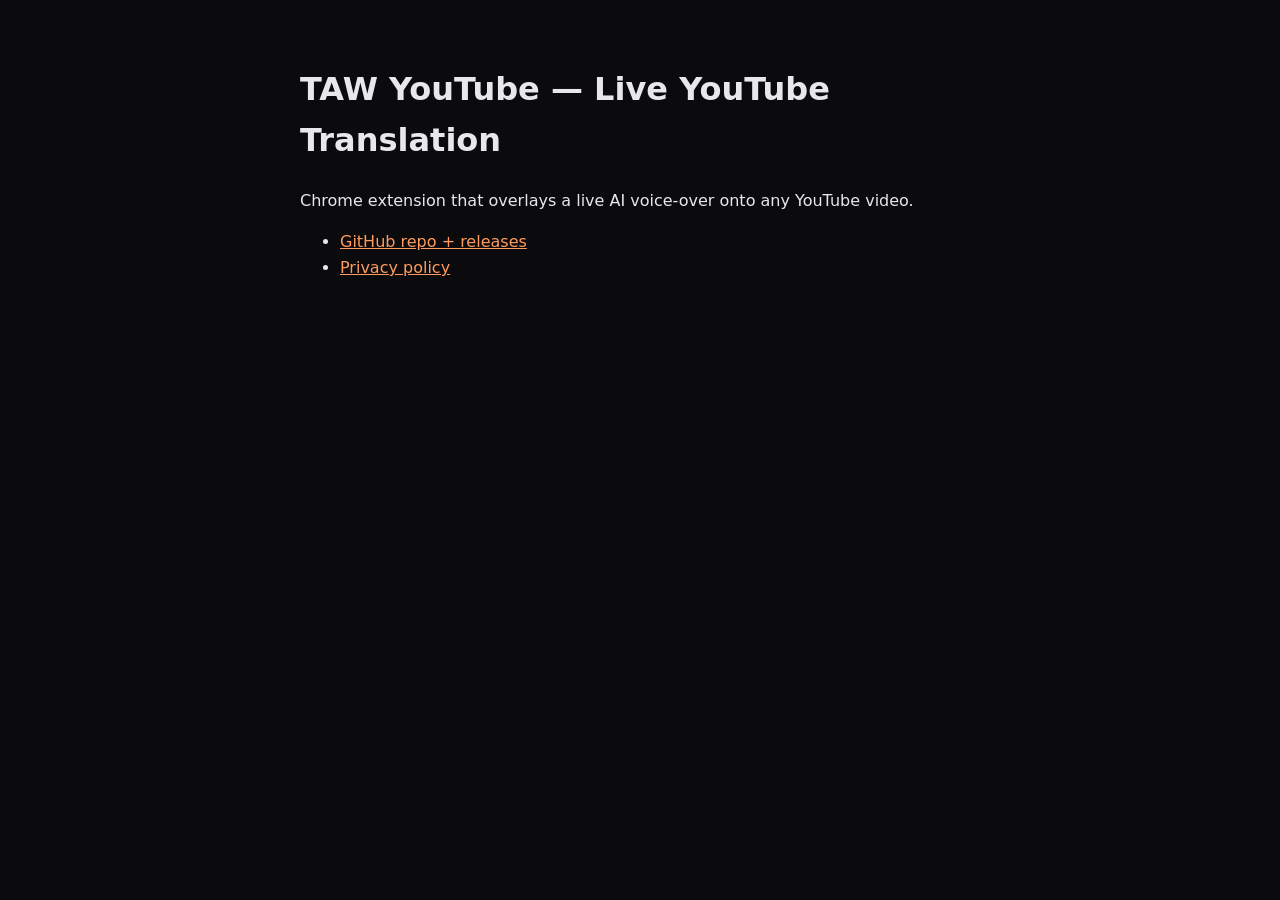
<file: docs/index.html>
<!doctype html>
<html lang="en">
<head>
<meta charset="utf-8">
<title>TAW YouTube</title>
<style>body{font:16px/1.6 system-ui;max-width:680px;margin:64px auto;padding:0 24px;background:#0b0b0d;color:#e8e8ea}a{color:#ff9b5e}</style>
</head>
<body>
<h1>TAW YouTube — Live YouTube Translation</h1>
<p>Chrome extension that overlays a live AI voice-over onto any YouTube video.</p>
<ul>
<li><a href="https://github.com/the-agents-work/taw-youtube">GitHub repo + releases</a></li>
<li><a href="privacy.html">Privacy policy</a></li>
</ul>
</body>
</html>
</file>
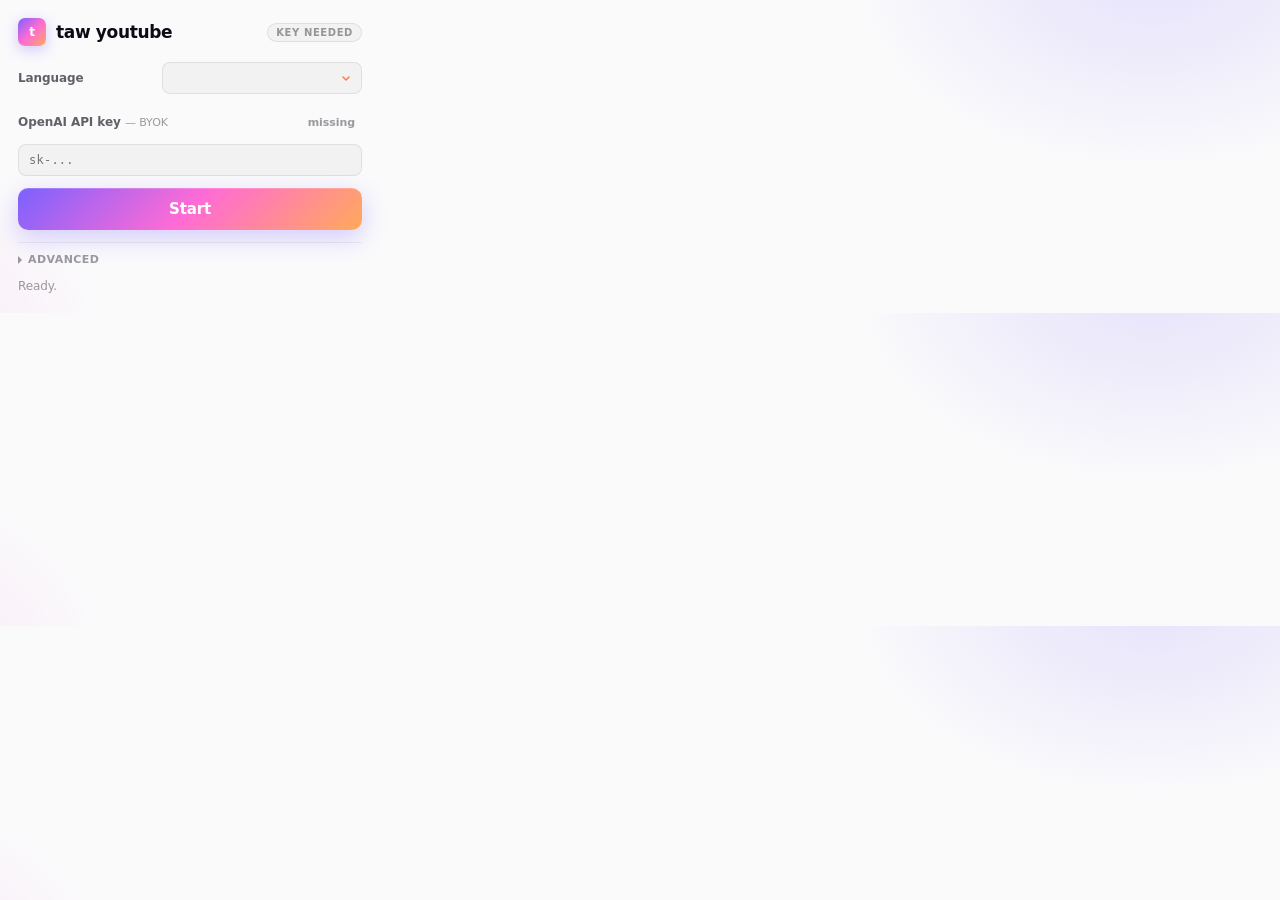
<file: popup.html>
<!doctype html>
<html lang="en">
<head>
<meta charset="utf-8" />
<meta name="viewport" content="width=device-width, initial-scale=1" />
<title>TAW YouTube</title>
<link rel="stylesheet" href="popup.css" />
</head>
<body data-state="idle">

<main class="shell">

  <header class="topline">
    <div class="brand">
      <span class="mark aurora-mark" aria-hidden="true">
          <span style="color:#fff;font-weight:700;font-size:12px;line-height:1">t</span>
      </span>
      <div>
        <h1>taw youtube</h1>
      </div>
    </div>
    <span id="tier-badge" class="tier-badge" data-tier="free">Key needed</span>
  </header>

  <section class="row">
    <label for="lang">Language</label>
    <select id="lang"></select>
  </section>

  <section class="secret">
    <div class="row">
      <label for="openaiKey">OpenAI API key <span class="badge" style="font-weight:500;color:var(--label-tertiary);background:transparent;padding:0">— BYOK</span></label>
      <span id="keyBadge" class="badge">missing</span>
    </div>
    <input id="openaiKey" type="password" placeholder="sk-..." autocomplete="off" spellcheck="false" />
  </section>

  <button class="action" id="toggle">Start</button>

  <details class="advanced">
    <summary>Advanced</summary>
    <div class="advanced-body">
      <div>
        <strong>Smart captions</strong>: finds English YouTube captions, pauses briefly, translates ahead, then shows English + Vietnamese in sync.
      </div>
      <div>
        <a href="https://platform.openai.com/api-keys" target="_blank">API keys</a> ·
        <a href="https://platform.openai.com/usage" target="_blank">Usage</a>
      </div>
      <div class="hint">
        Sessions auto-stop at 60 minutes. Press Stop to end early.
      </div>
    </div>
  </details>

  <p class="status" id="status">Ready.</p>

</main>

<script src="popup.js"></script>
</body>
</html>
</file>
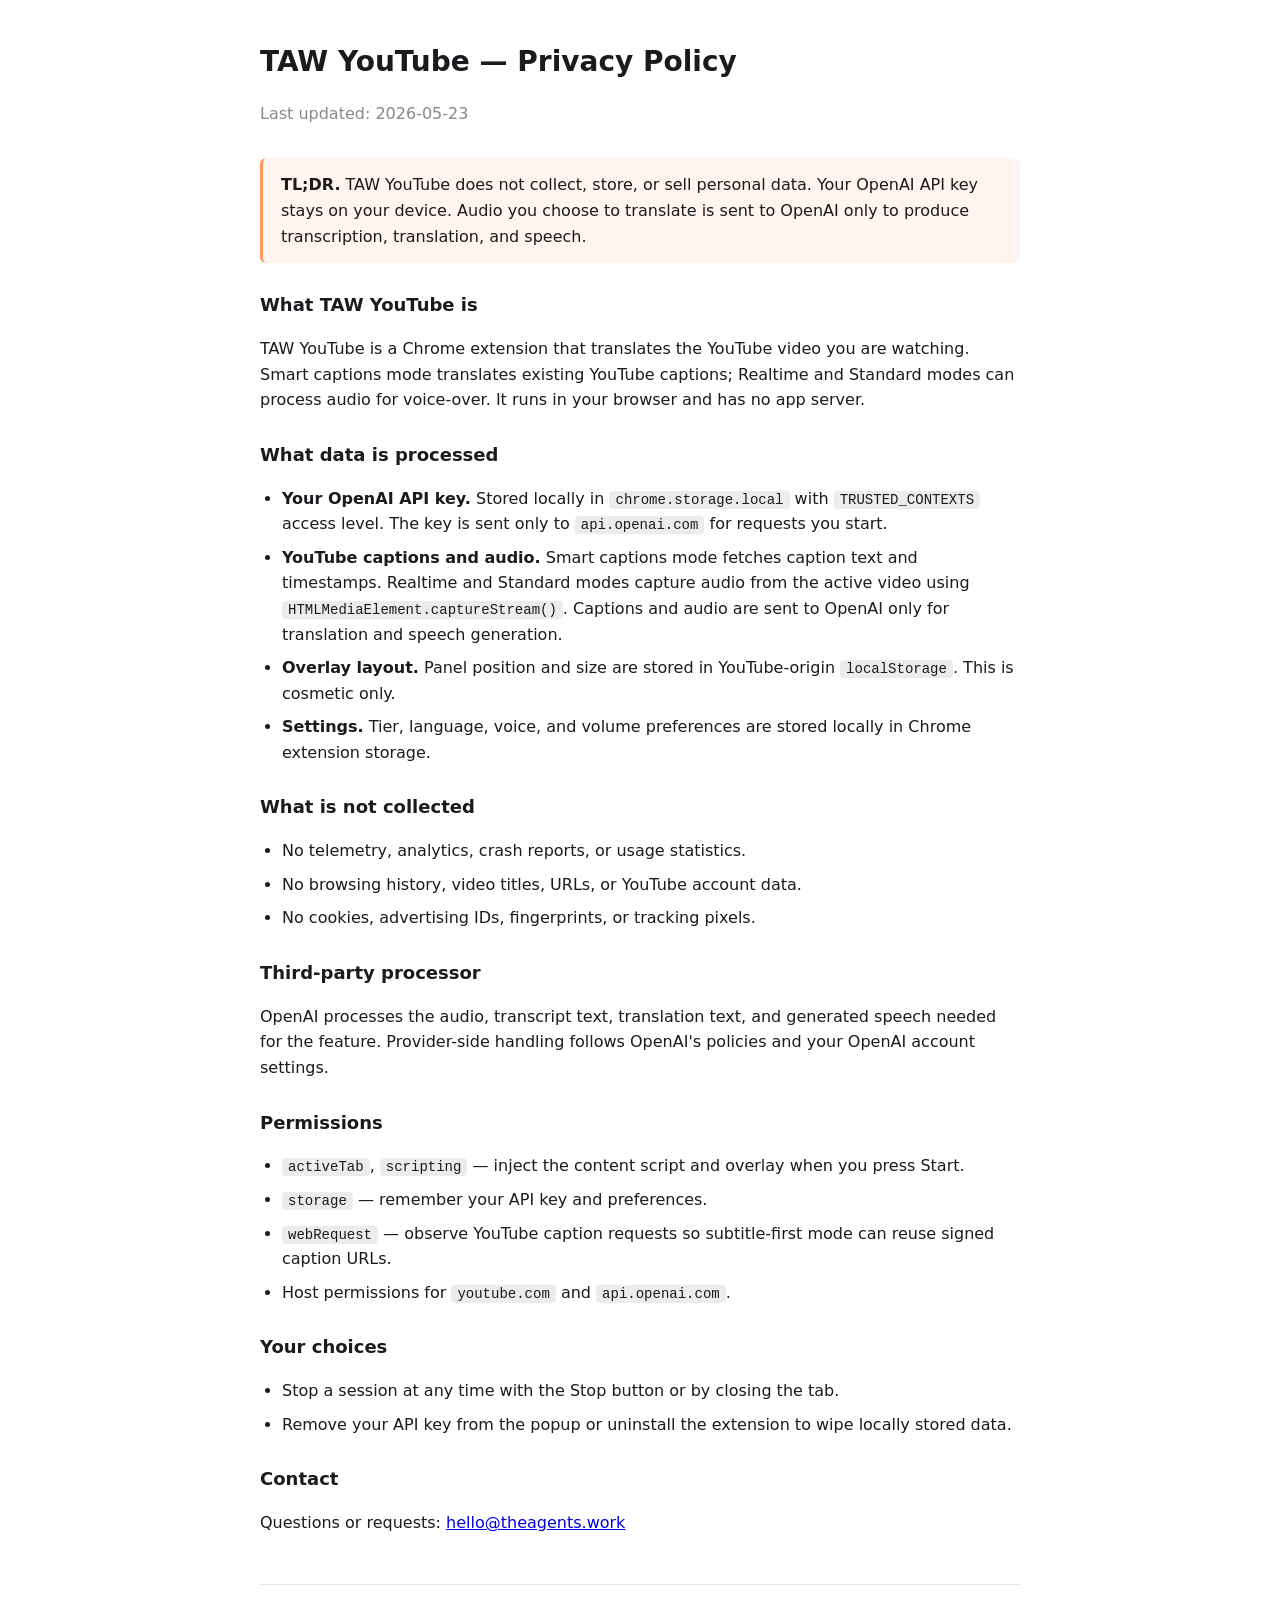
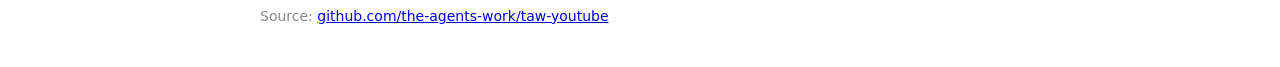
<file: docs/privacy.html>
<!doctype html>
<html lang="en">
<head>
<meta charset="utf-8" />
<meta name="viewport" content="width=device-width, initial-scale=1" />
<title>TAW YouTube — Privacy Policy</title>
<style>
:root { color-scheme: light dark; }
body { font: 16px/1.6 -apple-system, system-ui, "Segoe UI", sans-serif;
  max-width: 760px; margin: 40px auto; padding: 0 24px; color: #1a1a1f; }
@media (prefers-color-scheme: dark) {
  body { background: #0b0b0d; color: #e8e8ea; }
  a { color: #ff9b5e; }
}
h1 { font-size: 28px; margin-bottom: 4px; }
.sub { color: #888; margin-bottom: 32px; }
h2 { font-size: 18px; margin-top: 28px; }
ul { padding-left: 22px; }
li { margin-bottom: 8px; }
code { background: rgba(127,127,127,0.15); padding: 1px 6px; border-radius: 4px; font-size: 14px; }
.tldr { background: rgba(255,155,94,0.1); border-left: 3px solid #ff9b5e; padding: 14px 18px; border-radius: 6px; margin: 20px 0; }
footer { margin-top: 48px; padding-top: 20px; border-top: 1px solid rgba(127,127,127,0.2); color: #888; font-size: 14px; }
</style>
</head>
<body>

<h1>TAW YouTube — Privacy Policy</h1>
<p class="sub">Last updated: 2026-05-23</p>

<div class="tldr">
<strong>TL;DR.</strong> TAW YouTube does not collect, store, or sell personal data. Your OpenAI API key stays on your device. Audio you choose to translate is sent to OpenAI only to produce transcription, translation, and speech.
</div>

<h2>What TAW YouTube is</h2>
<p>TAW YouTube is a Chrome extension that translates the YouTube video you are watching. Smart captions mode translates existing YouTube captions; Realtime and Standard modes can process audio for voice-over. It runs in your browser and has no app server.</p>

<h2>What data is processed</h2>
<ul>
  <li><strong>Your OpenAI API key.</strong> Stored locally in <code>chrome.storage.local</code> with <code>TRUSTED_CONTEXTS</code> access level. The key is sent only to <code>api.openai.com</code> for requests you start.</li>
  <li><strong>YouTube captions and audio.</strong> Smart captions mode fetches caption text and timestamps. Realtime and Standard modes capture audio from the active video using <code>HTMLMediaElement.captureStream()</code>. Captions and audio are sent to OpenAI only for translation and speech generation.</li>
  <li><strong>Overlay layout.</strong> Panel position and size are stored in YouTube-origin <code>localStorage</code>. This is cosmetic only.</li>
  <li><strong>Settings.</strong> Tier, language, voice, and volume preferences are stored locally in Chrome extension storage.</li>
</ul>

<h2>What is not collected</h2>
<ul>
  <li>No telemetry, analytics, crash reports, or usage statistics.</li>
  <li>No browsing history, video titles, URLs, or YouTube account data.</li>
  <li>No cookies, advertising IDs, fingerprints, or tracking pixels.</li>
</ul>

<h2>Third-party processor</h2>
<p>OpenAI processes the audio, transcript text, translation text, and generated speech needed for the feature. Provider-side handling follows OpenAI's policies and your OpenAI account settings.</p>

<h2>Permissions</h2>
<ul>
  <li><code>activeTab</code>, <code>scripting</code> — inject the content script and overlay when you press Start.</li>
  <li><code>storage</code> — remember your API key and preferences.</li>
  <li><code>webRequest</code> — observe YouTube caption requests so subtitle-first mode can reuse signed caption URLs.</li>
  <li>Host permissions for <code>youtube.com</code> and <code>api.openai.com</code>.</li>
</ul>

<h2>Your choices</h2>
<ul>
  <li>Stop a session at any time with the Stop button or by closing the tab.</li>
  <li>Remove your API key from the popup or uninstall the extension to wipe locally stored data.</li>
</ul>

<h2>Contact</h2>
<p>Questions or requests: <a href="mailto:hello@theagents.work">hello@theagents.work</a></p>

<footer>
Source: <a href="https://github.com/the-agents-work/taw-youtube" target="_blank" rel="noopener">github.com/the-agents-work/taw-youtube</a>
</footer>

</body>
</html>
</file>
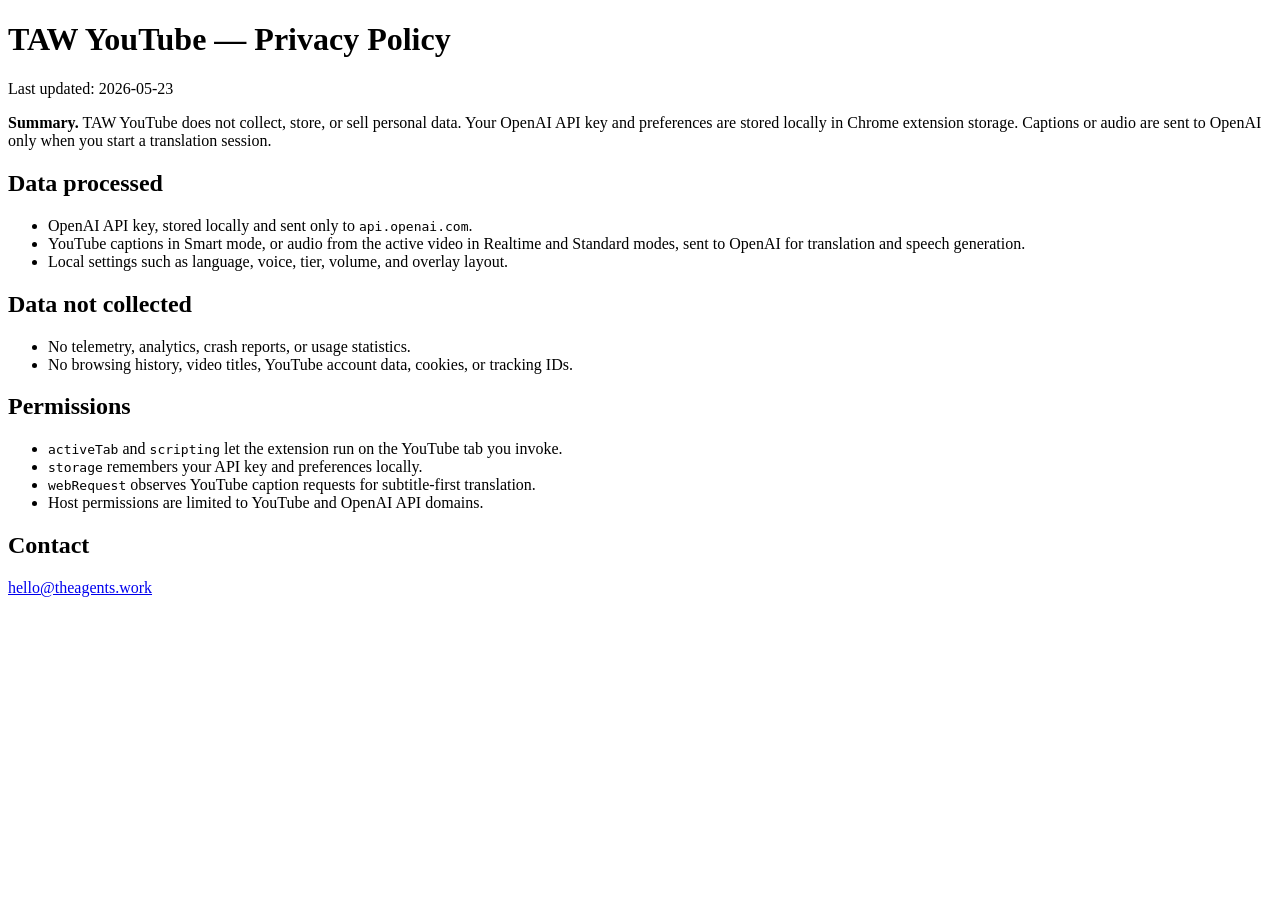
<file: store-assets/privacy-policy.html>
<!doctype html>
<html lang="en">
<head>
<meta charset="utf-8" />
<meta name="viewport" content="width=device-width, initial-scale=1" />
<title>TAW YouTube — Privacy Policy</title>
</head>
<body>
<h1>TAW YouTube — Privacy Policy</h1>
<p>Last updated: 2026-05-23</p>

<p><strong>Summary.</strong> TAW YouTube does not collect, store, or sell personal data. Your OpenAI API key and preferences are stored locally in Chrome extension storage. Captions or audio are sent to OpenAI only when you start a translation session.</p>

<h2>Data processed</h2>
<ul>
  <li>OpenAI API key, stored locally and sent only to <code>api.openai.com</code>.</li>
  <li>YouTube captions in Smart mode, or audio from the active video in Realtime and Standard modes, sent to OpenAI for translation and speech generation.</li>
  <li>Local settings such as language, voice, tier, volume, and overlay layout.</li>
</ul>

<h2>Data not collected</h2>
<ul>
  <li>No telemetry, analytics, crash reports, or usage statistics.</li>
  <li>No browsing history, video titles, YouTube account data, cookies, or tracking IDs.</li>
</ul>

<h2>Permissions</h2>
<ul>
  <li><code>activeTab</code> and <code>scripting</code> let the extension run on the YouTube tab you invoke.</li>
  <li><code>storage</code> remembers your API key and preferences locally.</li>
  <li><code>webRequest</code> observes YouTube caption requests for subtitle-first translation.</li>
  <li>Host permissions are limited to YouTube and OpenAI API domains.</li>
</ul>

<h2>Contact</h2>
<p><a href="mailto:hello@theagents.work">hello@theagents.work</a></p>
</body>
</html>
</file>
<file: popup.css>
:root {
  color-scheme: dark light;
  --bg: #0A0B14;
  --surface: rgb(255 255 255 / 4%);
  --surface-hover: rgb(255 255 255 / 9%);
  --border: rgb(255 255 255 / 8%);
  --border-strong: rgb(255 255 255 / 16%);
  --separator: rgb(255 255 255 / 6%);
  --label: #F5F5FA;
  --label-secondary: rgb(245 245 250 / 64%);
  --label-tertiary: rgb(245 245 250 / 40%);
  --label-quaternary: rgb(245 245 250 / 22%);
  /* Aurora brand stops — match landing Direction A */
  --aurora-1: #7B61FF;
  --aurora-2: #FF6BD5;
  --aurora-3: #FFAA5A;
  --aurora-gradient: linear-gradient(135deg, var(--aurora-1) 0%, var(--aurora-2) 50%, var(--aurora-3) 100%);
  --accent: var(--aurora-1);
  --accent-bright: var(--aurora-2);
  --accent-tint: rgb(123 97 255 / 14%);
  --success: #34D399;
  --warning: #FBBF24;
  --danger: #F87171;
}

@media (prefers-color-scheme: light) {
  :root {
    --bg: #FAFAFB;
    --surface: rgb(10 11 20 / 03%);
    --surface-hover: rgb(10 11 20 / 06%);
    --border: rgb(10 11 20 / 08%);
    --border-strong: rgb(10 11 20 / 14%);
    --separator: rgb(10 11 20 / 06%);
    --label: #0A0B14;
    --label-secondary: rgb(10 11 20 / 64%);
    --label-tertiary: rgb(10 11 20 / 40%);
    --label-quaternary: rgb(10 11 20 / 22%);
    --accent-tint: rgb(123 97 255 / 10%);
  }
}

@media (prefers-reduced-motion: reduce) {
  * { transition-duration: 0.01ms !important; animation-duration: 0.01ms !important; }
}

* { box-sizing: border-box; }
html, body { margin: 0; padding: 0; }

body {
  width: 380px;
  font-family: "Geist Variable", "Geist", -apple-system, BlinkMacSystemFont, "Inter", "SF Pro Text", system-ui, sans-serif;
  font-size: 14px;
  color: var(--label);
  background:
    radial-gradient(ellipse 300px 200px at 90% -10%, rgb(123 97 255 / 16%), transparent),
    radial-gradient(ellipse 240px 180px at -10% 110%, rgb(255 107 213 / 12%), transparent),
    var(--bg);
  -webkit-font-smoothing: antialiased;
  letter-spacing: -0.005em;
}

.shell {
  display: grid;
  gap: 12px;
  padding: 18px;
}

.topline {
  display: flex;
  align-items: center;
  justify-content: space-between;
  gap: 12px;
  margin-bottom: 4px;
}
.brand {
  display: flex;
  align-items: center;
  gap: 10px;
}
.mark, .aurora-mark {
  width: 28px;
  height: 28px;
  border-radius: 7px;
  background: var(--aurora-gradient);
  display: flex;
  align-items: center;
  justify-content: center;
  color: #fff;
  box-shadow: 0 4px 14px rgb(123 97 255 / 32%);
}
.mark svg { width: 16px; height: 16px; }
.eyebrow {
  margin: 0 0 1px;
  color: var(--label-tertiary);
  font-size: 10px;
  font-weight: 700;
  letter-spacing: 0.04em;
  text-transform: uppercase;
}
h1 {
  margin: 0;
  font-family: inherit;
  font-size: 17px;
  font-weight: 600;
  letter-spacing: -0.02em;
  color: var(--label);
}
.dot {
  width: 10px;
  height: 10px;
  border-radius: 999px;
  background: var(--label-quaternary);
  transition: background 200ms ease, box-shadow 200ms ease;
}
body[data-state="connecting"] .dot { background: var(--warning); box-shadow: 0 0 0 4px rgb(255 202 100 / 14%); }
body[data-state="active"] .dot { background: var(--success); box-shadow: 0 0 0 4px rgb(50 215 75 / 14%); animation: pulse 1.6s ease-in-out infinite; }
body[data-state="paused"] .dot { background: var(--warning); box-shadow: 0 0 0 4px rgb(255 202 100 / 14%); }
body[data-state="error"] .dot { background: var(--danger); box-shadow: 0 0 0 4px rgb(255 69 58 / 14%); }
@keyframes pulse {
  0%, 100% { box-shadow: 0 0 0 4px rgb(50 215 75 / 14%); }
  50% { box-shadow: 0 0 0 6px rgb(50 215 75 / 06%); }
}

.row {
  display: flex;
  align-items: center;
  justify-content: space-between;
  gap: 12px;
  min-height: 32px;
}
.row > label {
  color: var(--label-secondary);
  font-size: 12px;
  font-weight: 600;
  flex-shrink: 0;
}
.row.is-disabled > label {
  opacity: 0.55;
}

select, input[type="password"] {
  min-width: 200px;
  height: 32px;
  border: 1px solid var(--border);
  border-radius: 8px;
  padding: 0 10px;
  color: var(--label);
  background: var(--surface);
  font: inherit;
  font-size: 13px;
}
select {
  appearance: none;
  -webkit-appearance: none;
  padding-right: 30px;
  background-image: url("data:image/svg+xml;utf8,<svg xmlns='http://www.w3.org/2000/svg' width='10' height='10' viewBox='0 0 10 10'><path stroke='%23ff7a45' stroke-width='1.5' stroke-linecap='round' stroke-linejoin='round' fill='none' d='M2 4l3 3 3-3'/></svg>");
  background-repeat: no-repeat;
  background-position: right 10px center;
  cursor: pointer;
  transition: background-color 140ms ease, border-color 140ms ease;
}
select:hover { background-color: var(--surface-hover); border-color: var(--border-strong); }
select:focus, input[type="password"]:focus {
  outline: none;
  border-color: var(--accent);
  box-shadow: 0 0 0 3px var(--accent-tint);
}
select:disabled { opacity: 0.5; cursor: not-allowed; }

/* v0.6.2: account card with optional usage meter */
.account-band {
  margin: 0;
  padding: 12px 14px;
  border: 1px solid var(--border);
  background:
    linear-gradient(135deg, rgb(123 97 255 / 6%), rgb(255 107 213 / 4%)),
    var(--surface);
  border-radius: 10px;
  font-size: 12px;
  display: flex;
  flex-direction: column;
  gap: 10px;
}
.account-band[data-state="loading"] { opacity: 0.6; }
.account-band[data-state="loading"] .account-in,
.account-band[data-state="loading"] .account-out,
.account-band[data-state="loading"] .account-byok { display: none; }
.account-band[data-state="out"]  .account-in,
.account-band[data-state="out"]  .account-byok,
.account-band[data-state="in"]   .account-out,
.account-band[data-state="in"]   .account-byok,
.account-band[data-state="byok"] .account-out,
.account-band[data-state="byok"] .account-in     { display: none; }

.account-out, .account-in, .account-byok {
  display: flex;
  align-items: center;
  justify-content: space-between;
  gap: 10px;
}
.account-out { flex-direction: column; align-items: stretch; }
.account-out .account-msg { color: var(--label-secondary); line-height: 1.4; font-size: 12px; }
.account-out .account-link { align-self: flex-start; }

.account-msg-row { display: flex; align-items: center; justify-content: space-between; gap: 10px; width: 100%; }
.account-link {
  color: var(--aurora-1);
  font-weight: 600;
  text-decoration: none;
  white-space: nowrap;
  font-size: 12px;
}
.account-link:hover { text-decoration: underline; }
.account-link-btn {
  background: none;
  border: none;
  cursor: pointer;
  padding: 0;
  font-size: 12px;
  font-family: inherit;
  color: var(--label-tertiary);
}
.account-link-btn:hover { color: var(--label-secondary); }

.account-id-row {
  display: flex;
  align-items: center;
  justify-content: space-between;
  gap: 10px;
  width: 100%;
}
.account-id { display: flex; flex-direction: column; gap: 1px; min-width: 0; flex: 1; }
.account-email {
  font-weight: 600;
  color: var(--label);
  overflow: hidden;
  text-overflow: ellipsis;
  white-space: nowrap;
  font-size: 13px;
}
.account-tier {
  font-size: 10px;
  text-transform: uppercase;
  letter-spacing: 0.06em;
  color: var(--label-tertiary);
  font-weight: 600;
}
.account-tier[data-tier="pro"],
.account-tier[data-tier="max"] {
  background: var(--aurora-gradient);
  -webkit-background-clip: text;
  background-clip: text;
  color: transparent;
  font-weight: 700;
}

/* Tier badge in header */
.tier-badge {
  display: inline-flex;
  align-items: center;
  gap: 4px;
  padding: 3px 8px;
  border-radius: 999px;
  font-size: 10px;
  font-weight: 700;
  text-transform: uppercase;
  letter-spacing: 0.06em;
}
.tier-badge[data-tier="free"] {
  background: var(--surface);
  color: var(--label-tertiary);
  border: 1px solid var(--border);
}
.tier-badge[data-tier="pro"],
.tier-badge[data-tier="max"] {
  background: var(--aurora-gradient);
  color: #fff;
  box-shadow: 0 4px 12px rgb(123 97 255 / 30%);
}
.tier-badge[data-tier="byok"] {
  background: rgb(255 255 255 / 8%);
  color: var(--label-secondary);
  border: 1px solid var(--border);
}

/* Usage meter */
.usage-block { display: flex; flex-direction: column; gap: 6px; }
.usage-block[hidden] { display: none; }
.usage-row { display: flex; align-items: baseline; justify-content: space-between; font-size: 11px; }
.usage-label { color: var(--label-secondary); }
.usage-numbers { font-variant-numeric: tabular-nums; color: var(--label); font-weight: 600; }
.usage-numbers .muted { color: var(--label-tertiary); font-weight: 400; }
.usage-track {
  height: 6px;
  background: rgb(255 255 255 / 6%);
  border-radius: 999px;
  overflow: hidden;
  position: relative;
}
.usage-fill {
  height: 100%;
  background: var(--aurora-gradient);
  border-radius: 999px;
  transition: width 400ms cubic-bezier(0.22, 0.61, 0.36, 1);
}
.usage-fill[data-level="warning"] { background: linear-gradient(90deg, var(--warning), var(--aurora-3)); }
.usage-fill[data-level="danger"]  { background: linear-gradient(90deg, var(--danger), #DC2626); }
.usage-hint { font-size: 10px; color: var(--label-tertiary); }
@media (prefers-color-scheme: light) {
  .usage-track { background: rgb(10 11 20 / 6%); }
}

/* Mode segmented control */
.mode-row { display: grid; grid-template-columns: 1fr 1fr; gap: 6px; padding: 2px; background: var(--surface); border: 1px solid var(--border); border-radius: 9px; }
.mode-btn {
  padding: 8px 10px;
  border: 0;
  background: transparent;
  border-radius: 7px;
  font-size: 12px;
  font-weight: 600;
  color: var(--label-secondary);
  cursor: pointer;
  text-align: center;
  font-family: inherit;
  transition: background 160ms ease, color 160ms ease;
}
.mode-btn:hover:not(:disabled) { color: var(--label); }
.mode-btn[aria-pressed="true"] {
  background: var(--bg);
  color: var(--label);
  box-shadow: 0 1px 3px rgb(0 0 0 / 24%);
}
@media (prefers-color-scheme: light) {
  .mode-btn[aria-pressed="true"] { background: #fff; box-shadow: 0 1px 3px rgb(10 11 20 / 8%); }
}
.mode-btn:disabled { opacity: 0.4; cursor: not-allowed; }
.mode-btn-lock { font-size: 9px; opacity: 0.6; display: block; font-weight: 500; margin-top: 1px; }

.secret {
  display: grid;
  gap: 6px;
}
.secret input {
  width: 100%;
  font-family: "SF Mono", ui-monospace, Menlo, monospace;
  font-size: 12px;
  letter-spacing: 0.02em;
}
.badge {
  font-size: 11px;
  font-weight: 600;
  color: var(--label-tertiary);
  padding: 2px 7px;
  border-radius: 5px;
}
.badge.ok { color: var(--success); background: rgb(50 215 75 / 14%); }
.badge.warn { color: var(--warning); background: rgb(255 202 100 / 14%); }

.action {
  width: 100%;
  height: 42px;
  border: 0;
  border-radius: 10px;
  color: #fff;
  background: var(--aurora-gradient);
  font-family: inherit;
  font-size: 15px;
  font-weight: 600;
  letter-spacing: -0.01em;
  cursor: pointer;
  box-shadow: 0 8px 24px rgb(123 97 255 / 30%), inset 0 1px 0 rgb(255 255 255 / 18%);
  transition: transform 140ms cubic-bezier(0.22, 1, 0.36, 1),
              box-shadow 200ms ease;
}
.action:hover:not(:disabled) {
  transform: translateY(-1px);
  box-shadow: 0 10px 32px rgb(255 107 213 / 36%), inset 0 1px 0 rgb(255 255 255 / 22%);
}
.action:active:not(:disabled) { transform: scale(0.98); }
.action:disabled { opacity: 0.42; cursor: default; box-shadow: none; }
.action.is-live {
  background: var(--surface-hover);
  color: var(--label);
  box-shadow: 0 1px 2px rgb(0 0 0 / 24%);
}
.action.is-live:hover:not(:disabled) {
  background: var(--border);
}

.mix {
  display: grid;
  gap: 8px;
  border-top: 1px solid var(--separator);
  padding-top: 12px;
}
.mix-row {
  display: flex;
  align-items: center;
  gap: 12px;
}
.mix-row > label {
  width: 56px;
  color: var(--label-secondary);
  font-size: 12px;
  font-weight: 600;
}
input[type="range"] {
  flex: 1;
  min-width: 0;
  accent-color: var(--accent);
  height: 4px;
  cursor: pointer;
}
.mix-row > output {
  width: 28px;
  color: var(--label-tertiary);
  font-size: 11px;
  text-align: right;
  font-variant-numeric: tabular-nums;
}

.toggle-row {
  display: flex;
  align-items: center;
  justify-content: space-between;
  gap: 12px;
  font-size: 12px;
  color: var(--label-secondary);
  font-weight: 600;
  min-height: 28px;
}
input[type="checkbox"] {
  appearance: none;
  width: 38px;
  height: 22px;
  border-radius: 999px;
  background: var(--border);
  position: relative;
  cursor: pointer;
  transition: background 140ms ease;
}
input[type="checkbox"]::before {
  content: "";
  position: absolute;
  top: 2px;
  left: 2px;
  width: 18px;
  height: 18px;
  border-radius: 999px;
  background: var(--label-secondary);
  transition: transform 140ms ease, background 140ms ease;
}
input[type="checkbox"]:checked { background: rgb(255 122 69 / 35%); }
input[type="checkbox"]:checked::before { transform: translateX(16px); background: var(--accent); }

.advanced {
  border-top: 1px solid var(--separator);
  padding-top: 10px;
}
.advanced summary {
  cursor: pointer;
  color: var(--label-tertiary);
  font-size: 11px;
  font-weight: 600;
  letter-spacing: 0.04em;
  text-transform: uppercase;
  list-style: none;
  user-select: none;
  display: flex;
  align-items: center;
  gap: 6px;
}
.advanced summary::-webkit-details-marker { display: none; }
.advanced summary::before {
  content: "";
  width: 0;
  height: 0;
  border-left: 4px solid currentColor;
  border-top: 4px solid transparent;
  border-bottom: 4px solid transparent;
  transition: transform 140ms ease;
}
.advanced[open] summary::before { transform: rotate(90deg); }
.advanced-body {
  display: grid;
  gap: 10px;
  margin-top: 10px;
  font-size: 11px;
  color: var(--label-tertiary);
  line-height: 1.5;
}
.advanced-body a {
  color: var(--accent);
  text-decoration: none;
  font-weight: 500;
}
.advanced-body a:hover { color: var(--accent-bright); }
.advanced-body strong { color: var(--label-secondary); font-weight: 600; }
.advanced-body .hint { color: var(--label-quaternary); font-size: 10px; }

.status {
  margin: 0;
  font-size: 12px;
  line-height: 1.4;
  color: var(--label-tertiary);
  min-height: 17px;
}
body[data-state="error"] .status { color: var(--danger); }
</file>
